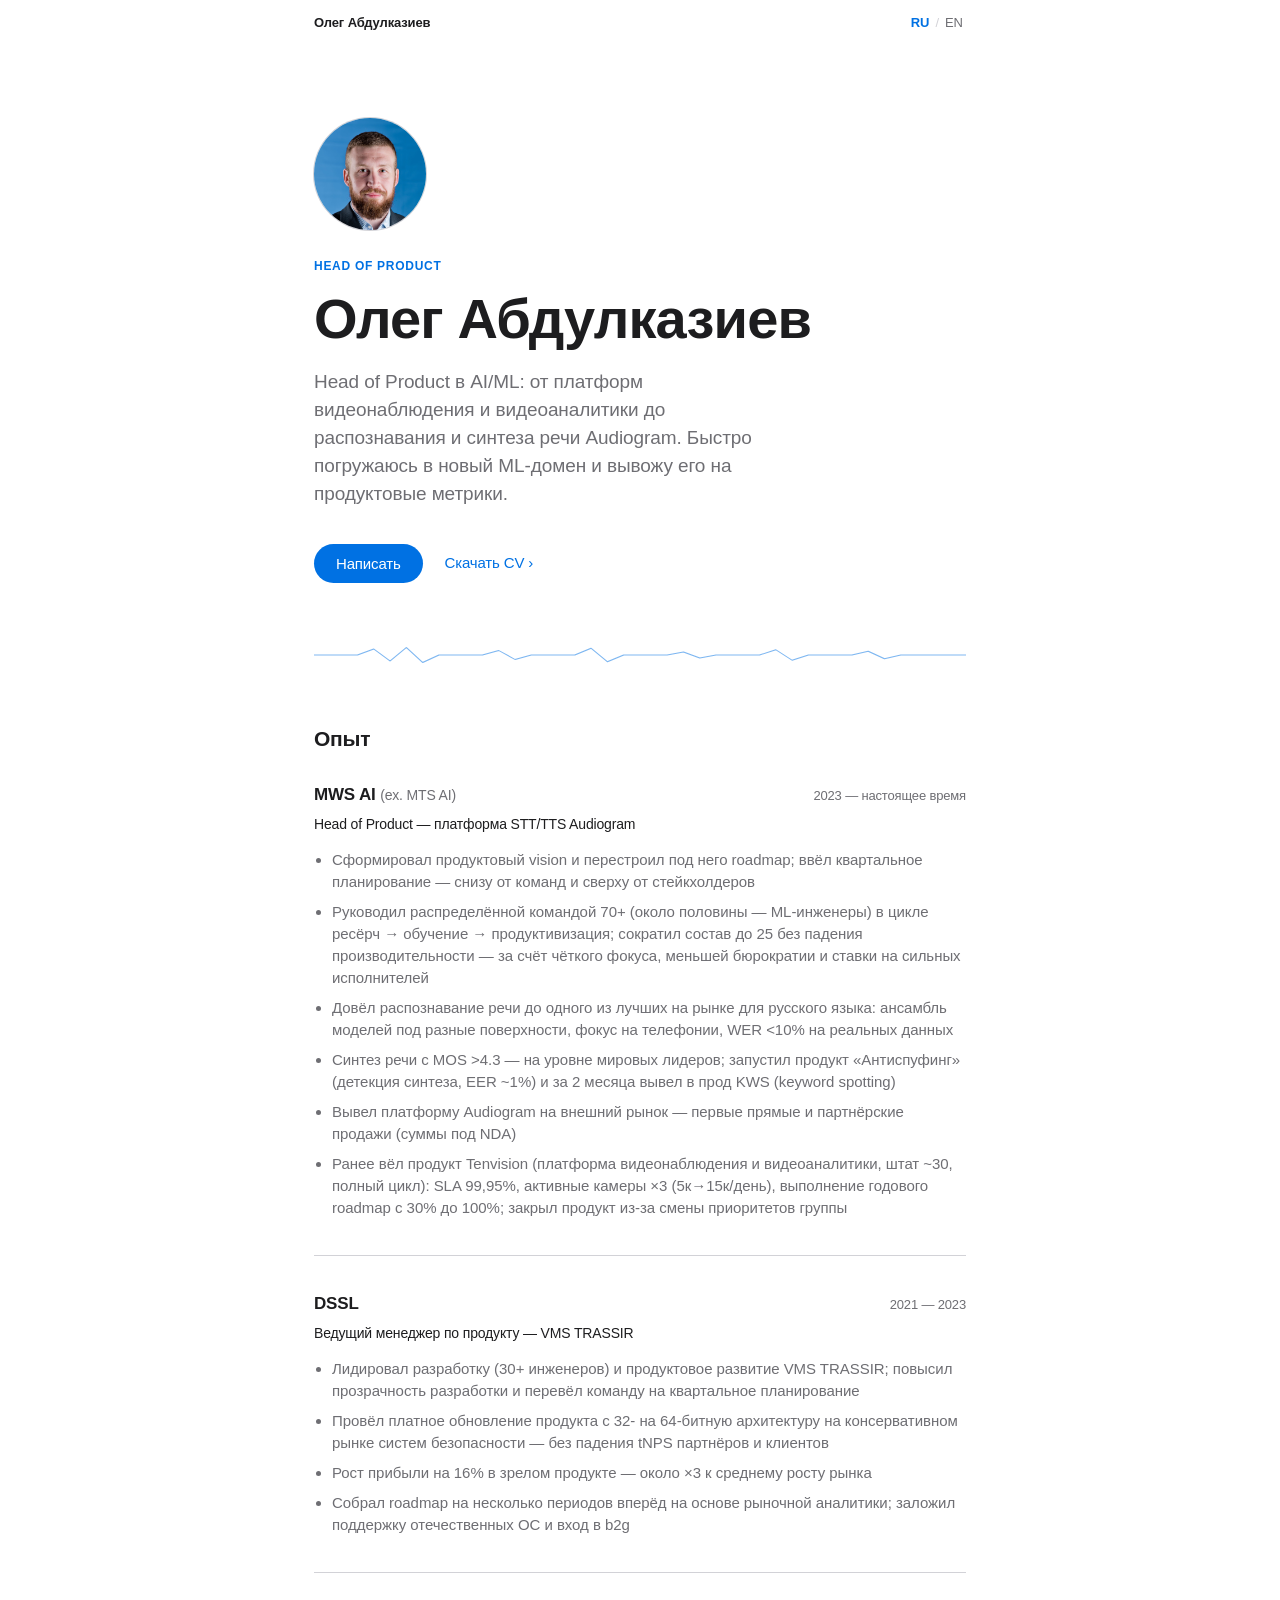
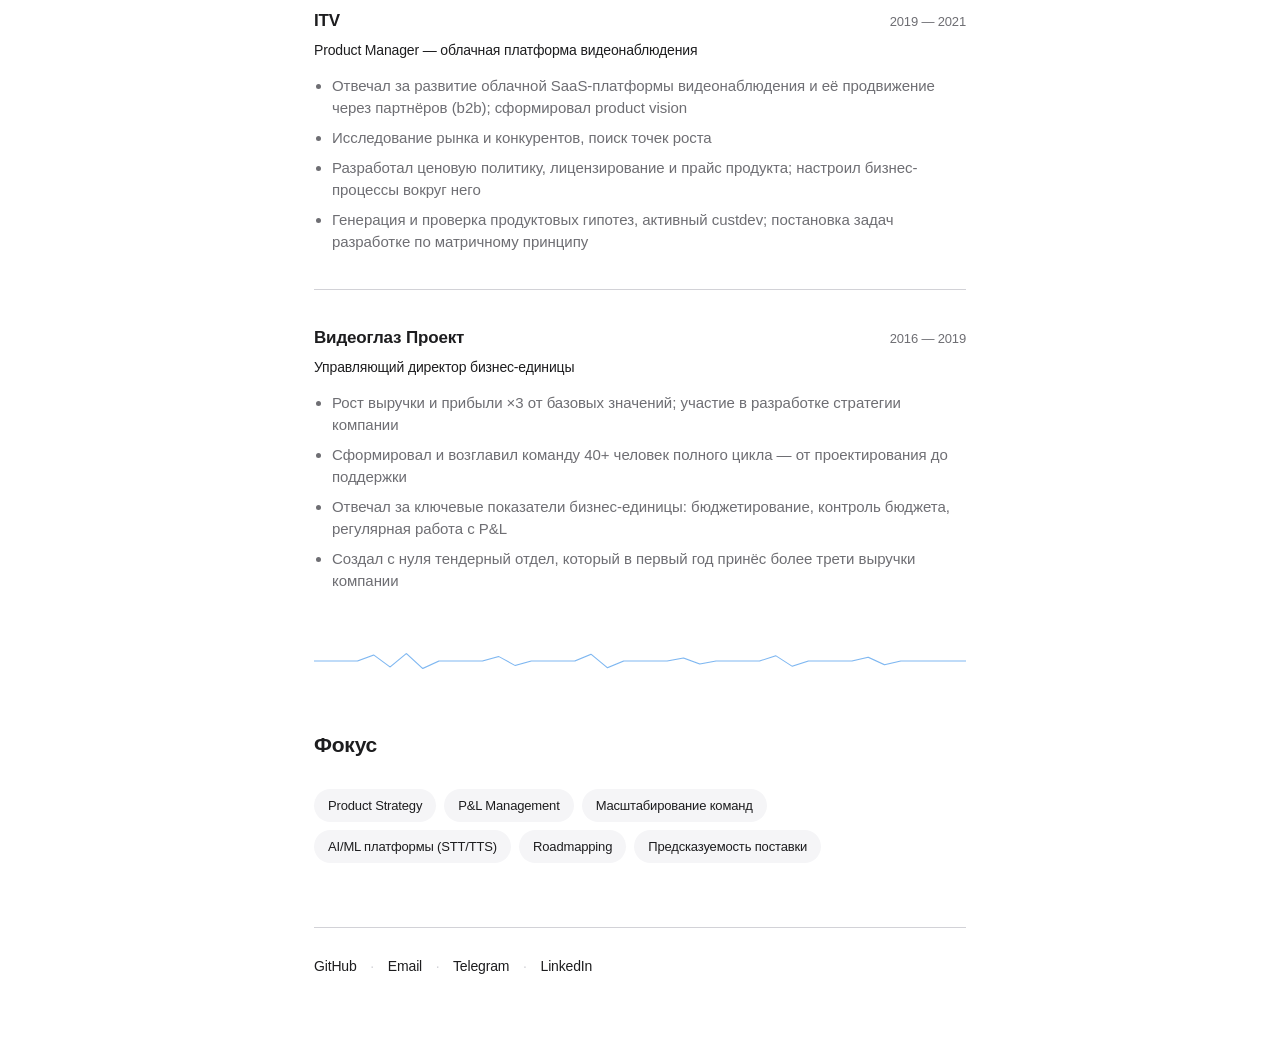
<file: index.html>
<!DOCTYPE html>
<html lang="ru">
<head>
<meta charset="UTF-8">
<meta name="viewport" content="width=device-width, initial-scale=1.0">
<meta name="color-scheme" content="light dark">
<meta name="theme-color" content="#ffffff" media="(prefers-color-scheme: light)">
<meta name="theme-color" content="#000000" media="(prefers-color-scheme: dark)">
<title>Oleg Abdulkaziev — Head of Product</title>
<link rel="stylesheet" href="style.css">
</head>
<body>

<div class="topbar" id="topbar">
  <div class="topbar-inner">
    <span class="topbar-name" data-ru="Олег Абдулказиев" data-en="Oleg Abdulkaziev">Олег Абдулказиев</span>
    <div class="lang-toggle">
      <button id="btn-ru" class="lang-btn active" type="button" onclick="setLang('ru')">RU</button>
      <span class="lang-sep">/</span>
      <button id="btn-en" class="lang-btn" type="button" onclick="setLang('en')">EN</button>
    </div>
  </div>
</div>

<main class="page">

  <header class="hero">
    <img class="portrait" src="photo.jpg" width="112" height="112" alt="Олег Абдулказиев" fetchpriority="high">
    <p class="eyebrow" data-ru="Head of Product" data-en="Head of Product">Head of Product</p>
    <h1 class="name" data-ru="Олег Абдулказиев" data-en="Oleg Abdulkaziev">Олег Абдулказиев</h1>
    <p class="tagline" data-ru="Head of Product в AI/ML: от платформ видеонаблюдения и видеоаналитики до распознавания и синтеза речи Audiogram. Быстро погружаюсь в новый ML-домен и вывожу его на продуктовые метрики." data-en="Head of Product in AI/ML: from video-surveillance and video-analytics platforms to Audiogram speech recognition and synthesis. I ramp up on a new ML domain fast and take it to product metrics.">
      Head of Product в AI/ML: от платформ видеонаблюдения и видеоаналитики до распознавания и синтеза речи Audiogram. Быстро погружаюсь в новый ML-домен и вывожу его на продуктовые метрики.
    </p>

    <div class="hero-actions">
      <a class="btn-primary" href="mailto:abdulkaziev@gmail.com" data-ru="Написать" data-en="Email me">Написать</a>
      <a id="cv-link" class="btn-secondary" href="Oleg_Abdulkaziev_CV.pdf" download data-ru="Скачать CV" data-en="Download CV" data-cv-ru="Oleg_Abdulkaziev_CV.pdf" data-cv-en="Oleg_Abdulkaziev_CV_EN.pdf">Скачать CV</a>
    </div>
  </header>

  <div class="wave-divider" aria-hidden="true">
    <svg viewBox="0 0 600 24" preserveAspectRatio="none">
      <polyline points="0,12 40,12 55,4 70,20 85,2 100,22 115,12 155,12 170,6 185,18 200,12 240,12 255,3 270,21 285,12 325,12 340,8 355,16 370,12 410,12 425,5 440,19 455,12 495,12 510,7 525,17 540,12 600,12" />
    </svg>
  </div>

  <section class="section">
    <h2 class="section-title" data-ru="Опыт" data-en="Experience">Опыт</h2>

    <article class="role">
      <div class="role-head">
        <h3>MWS AI <span class="role-sub">(ex. MTS AI)</span></h3>
        <span class="role-period">2023 — <span data-ru="настоящее время" data-en="present">настоящее время</span></span>
      </div>
      <p class="role-title" data-ru="Head of Product — платформа STT/TTS Audiogram" data-en="Head of Product — Audiogram STT/TTS platform">Head of Product — платформа STT/TTS Audiogram</p>
      <ul class="role-points">
        <li data-ru="Сформировал продуктовый vision и перестроил под него roadmap; ввёл квартальное планирование — снизу от команд и сверху от стейкхолдеров" data-en="Set the product vision and rebuilt the roadmap around it; introduced quarterly planning combining bottom-up team input with top-down stakeholder goals">Сформировал продуктовый vision и перестроил под него roadmap; ввёл квартальное планирование — снизу от команд и сверху от стейкхолдеров</li>
        <li data-ru="Руководил распределённой командой 70+ (около половины — ML-инженеры) в цикле ресёрч → обучение → продуктивизация; сократил состав до 25 без падения производительности — за счёт чёткого фокуса, меньшей бюрократии и ставки на сильных исполнителей" data-en="Led a distributed team of 70+ (about half ML engineers) across research → training → productization; cut it to 25 with no loss of output — through sharper focus, less bureaucracy and a bet on strong performers">Руководил распределённой командой 70+ (около половины — ML-инженеры) в цикле ресёрч → обучение → продуктивизация; сократил состав до 25 без падения производительности — за счёт чёткого фокуса, меньшей бюрократии и ставки на сильных исполнителей</li>
        <li data-ru="Довёл распознавание речи до одного из лучших на рынке для русского языка: ансамбль моделей под разные поверхности, фокус на телефонии, WER &lt;10% на реальных данных" data-en="Built one of the market's best Russian speech recognition: an ensemble of models per surface, telephony focus, WER &lt;10% on real-world audio">Довёл распознавание речи до одного из лучших на рынке для русского языка: ансамбль моделей под разные поверхности, фокус на телефонии, WER &lt;10% на реальных данных</li>
        <li data-ru="Синтез речи с MOS &gt;4.3 — на уровне мировых лидеров; запустил продукт «Антиспуфинг» (детекция синтеза, EER ~1%) и за 2 месяца вывел в прод KWS (keyword spotting)" data-en="Speech synthesis at MOS &gt;4.3, on par with global leaders; launched an anti-spoofing product (synthesis detection, EER ~1%) and shipped KWS (keyword spotting) to production in 2 months">Синтез речи с MOS &gt;4.3 — на уровне мировых лидеров; запустил продукт «Антиспуфинг» (детекция синтеза, EER ~1%) и за 2 месяца вывел в прод KWS (keyword spotting)</li>
        <li data-ru="Вывел платформу Audiogram на внешний рынок — первые прямые и партнёрские продажи (суммы под NDA)" data-en="Took Audiogram to the external market — first direct and partner sales (figures under NDA)">Вывел платформу Audiogram на внешний рынок — первые прямые и партнёрские продажи (суммы под NDA)</li>
        <li data-ru="Ранее вёл продукт Tenvision (платформа видеонаблюдения и видеоаналитики, штат ~30, полный цикл): SLA 99,95%, активные камеры ×3 (5к→15к/день), выполнение годового roadmap с 30% до 100%; закрыл продукт из-за смены приоритетов группы" data-en="Earlier ran Tenvision (a video-surveillance and video-analytics platform, ~30 staff, full cycle): 99.95% SLA, 3× active cameras (5k→15k/day), annual roadmap delivery from 30% to 100%; closed the product after a shift in group priorities">Ранее вёл продукт Tenvision (платформа видеонаблюдения и видеоаналитики, штат ~30, полный цикл): SLA 99,95%, активные камеры ×3 (5к→15к/день), выполнение годового roadmap с 30% до 100%; закрыл продукт из-за смены приоритетов группы</li>
      </ul>
    </article>

    <article class="role">
      <div class="role-head">
        <h3>DSSL</h3>
        <span class="role-period">2021 — 2023</span>
      </div>
      <p class="role-title" data-ru="Ведущий менеджер по продукту — VMS TRASSIR" data-en="Lead Product Manager — TRASSIR VMS">Ведущий менеджер по продукту — VMS TRASSIR</p>
      <ul class="role-points">
        <li data-ru="Лидировал разработку (30+ инженеров) и продуктовое развитие VMS TRASSIR; повысил прозрачность разработки и перевёл команду на квартальное планирование" data-en="Led development (30+ engineers) and product direction for TRASSIR VMS; raised engineering transparency and moved the team to quarterly planning">Лидировал разработку (30+ инженеров) и продуктовое развитие VMS TRASSIR; повысил прозрачность разработки и перевёл команду на квартальное планирование</li>
        <li data-ru="Провёл платное обновление продукта с 32- на 64-битную архитектуру на консервативном рынке систем безопасности — без падения tNPS партнёров и клиентов" data-en="Delivered a paid 32→64-bit product upgrade on a conservative security market — with no drop in partner or customer tNPS">Провёл платное обновление продукта с 32- на 64-битную архитектуру на консервативном рынке систем безопасности — без падения tNPS партнёров и клиентов</li>
        <li data-ru="Рост прибыли на 16% в зрелом продукте — около ×3 к среднему росту рынка" data-en="16% profit growth in a mature product — roughly 3× the market average">Рост прибыли на 16% в зрелом продукте — около ×3 к среднему росту рынка</li>
        <li data-ru="Собрал roadmap на несколько периодов вперёд на основе рыночной аналитики; заложил поддержку отечественных ОС и вход в b2g" data-en="Built a multi-period roadmap from market analytics; laid the groundwork for domestic-OS support and b2g entry">Собрал roadmap на несколько периодов вперёд на основе рыночной аналитики; заложил поддержку отечественных ОС и вход в b2g</li>
      </ul>
    </article>

    <article class="role">
      <div class="role-head">
        <h3>ITV</h3>
        <span class="role-period">2019 — 2021</span>
      </div>
      <p class="role-title" data-ru="Product Manager — облачная платформа видеонаблюдения" data-en="Product Manager — cloud video surveillance platform">Product Manager — облачная платформа видеонаблюдения</p>
      <ul class="role-points">
        <li data-ru="Отвечал за развитие облачной SaaS-платформы видеонаблюдения и её продвижение через партнёров (b2b); сформировал product vision" data-en="Owned a cloud SaaS video-surveillance platform and its partner-led (b2b) growth; defined the product vision">Отвечал за развитие облачной SaaS-платформы видеонаблюдения и её продвижение через партнёров (b2b); сформировал product vision</li>
        <li data-ru="Исследование рынка и конкурентов, поиск точек роста" data-en="Market and competitor research; identified growth opportunities">Исследование рынка и конкурентов, поиск точек роста</li>
        <li data-ru="Разработал ценовую политику, лицензирование и прайс продукта; настроил бизнес-процессы вокруг него" data-en="Designed the pricing policy, licensing and price list; set up the business processes around the product">Разработал ценовую политику, лицензирование и прайс продукта; настроил бизнес-процессы вокруг него</li>
        <li data-ru="Генерация и проверка продуктовых гипотез, активный custdev; постановка задач разработке по матричному принципу" data-en="Generated and tested product hypotheses with active custdev; ran a matrixed engineering backlog">Генерация и проверка продуктовых гипотез, активный custdev; постановка задач разработке по матричному принципу</li>
      </ul>
    </article>

    <article class="role">
      <div class="role-head">
        <h3 data-ru="Видеоглаз Проект" data-en="Videoglaz Proekt">Видеоглаз Проект</h3>
        <span class="role-period">2016 — 2019</span>
      </div>
      <p class="role-title" data-ru="Управляющий директор бизнес-единицы" data-en="Managing Director, Business Unit">Управляющий директор бизнес-единицы</p>
      <ul class="role-points">
        <li data-ru="Рост выручки и прибыли ×3 от базовых значений; участие в разработке стратегии компании" data-en="3× revenue and profit growth from baseline; contributed to company strategy">Рост выручки и прибыли ×3 от базовых значений; участие в разработке стратегии компании</li>
        <li data-ru="Сформировал и возглавил команду 40+ человек полного цикла — от проектирования до поддержки" data-en="Built and led a full-cycle team of 40+ — from design to support">Сформировал и возглавил команду 40+ человек полного цикла — от проектирования до поддержки</li>
        <li data-ru="Отвечал за ключевые показатели бизнес-единицы: бюджетирование, контроль бюджета, регулярная работа с P&amp;L" data-en="Owned the unit's key metrics: budgeting, budget control, regular P&amp;L work">Отвечал за ключевые показатели бизнес-единицы: бюджетирование, контроль бюджета, регулярная работа с P&amp;L</li>
        <li data-ru="Создал с нуля тендерный отдел, который в первый год принёс более трети выручки компании" data-en="Built a tender department from scratch that generated over a third of company revenue in its first year">Создал с нуля тендерный отдел, который в первый год принёс более трети выручки компании</li>
      </ul>
    </article>
  </section>

  <div class="wave-divider" aria-hidden="true">
    <svg viewBox="0 0 600 24" preserveAspectRatio="none">
      <polyline points="0,12 40,12 55,4 70,20 85,2 100,22 115,12 155,12 170,6 185,18 200,12 240,12 255,3 270,21 285,12 325,12 340,8 355,16 370,12 410,12 425,5 440,19 455,12 495,12 510,7 525,17 540,12 600,12" />
    </svg>
  </div>

  <section class="section">
    <h2 class="section-title" data-ru="Фокус" data-en="Focus">Фокус</h2>
    <ul class="skills">
      <li data-ru="Product Strategy" data-en="Product Strategy">Product Strategy</li>
      <li data-ru="P&amp;L Management" data-en="P&amp;L Management">P&amp;L Management</li>
      <li data-ru="Масштабирование команд" data-en="Team Scaling">Масштабирование команд</li>
      <li data-ru="AI/ML платформы (STT/TTS)" data-en="AI/ML Platforms (STT/TTS)">AI/ML платформы (STT/TTS)</li>
      <li data-ru="Roadmapping" data-en="Roadmapping">Roadmapping</li>
      <li data-ru="Предсказуемость поставки" data-en="Delivery Predictability">Предсказуемость поставки</li>
    </ul>
  </section>

  <footer class="footer">
    <a href="https://github.com/OlegAbdulkaziev" target="_blank" rel="noopener">GitHub</a>
    <span class="dot">·</span>
    <a href="mailto:abdulkaziev@gmail.com">Email</a>
    <span class="dot">·</span>
    <a href="https://t.me/abdulkazievoleg" target="_blank" rel="noopener">Telegram</a>
    <span class="dot">·</span>
    <a href="https://www.linkedin.com/in/abdulkaziev/" target="_blank" rel="noopener">LinkedIn</a>
  </footer>
</main>

<script src="script.js"></script>
</body>
</html>
</file>
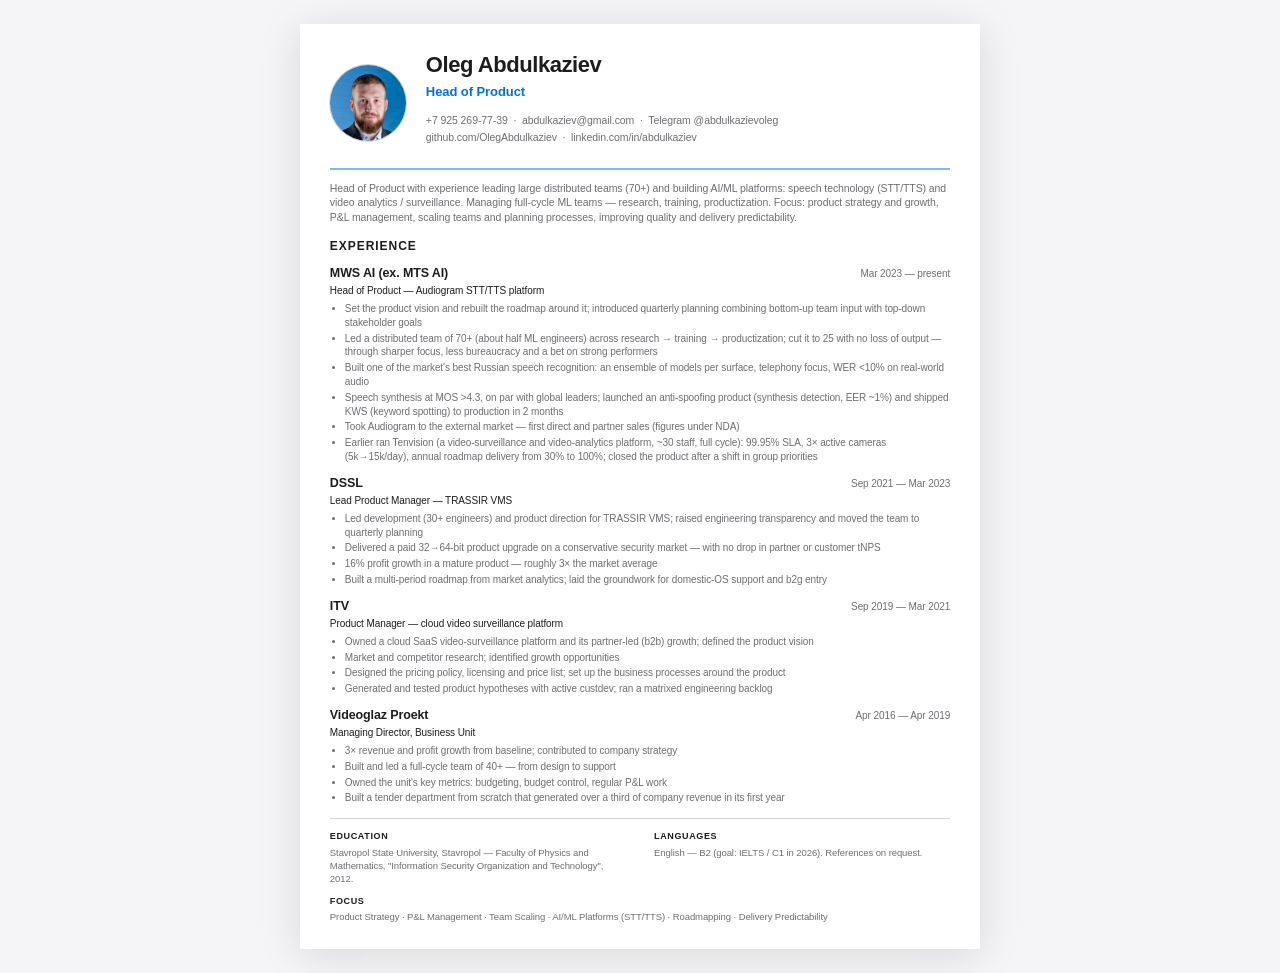
<file: cv-en.html>
<!DOCTYPE html>
<html lang="en">
<head>
<meta charset="UTF-8">
<meta name="viewport" content="width=device-width, initial-scale=1.0">
<title>Oleg Abdulkaziev — Head of Product · CV</title>
<style>
  :root {
    --ink: #1d1d1f;
    --soft: #6e6e73;
    --accent: #0071e3;
    --line: #d2d2d7;
    --fill: #f5f5f7;
  }

  * {
    box-sizing: border-box;
  }

  html, body {
    margin: 0;
    padding: 0;
  }

  body {
    background: #f5f5f7;
    color: var(--ink);
    font-family: -apple-system, BlinkMacSystemFont, "SF Pro Text", "Helvetica Neue",
      Helvetica, Arial, sans-serif;
    line-height: 1.38;
    letter-spacing: -0.005em;
    -webkit-font-smoothing: antialiased;
  }

  .sheet {
    max-width: 180mm;
    margin: 24px auto;
    padding: 26px 30px;
    background: #fff;
    box-shadow: 0 6px 40px rgba(0, 0, 0, 0.12);
  }

  /* ---------- Header ---------- */
  .head {
    display: flex;
    align-items: center;
    gap: 20px;
  }

  .head img {
    width: 76px;
    height: 76px;
    border-radius: 50%;
    object-fit: cover;
    box-shadow: 0 0 0 1px var(--line);
    flex-shrink: 0;
  }

  .head h1 {
    font-size: 22px;
    font-weight: 600;
    letter-spacing: -0.02em;
    margin: 0 0 3px;
  }

  .head .role {
    font-size: 13px;
    font-weight: 600;
    color: var(--accent);
    margin: 0 0 7px;
  }

  .head .contacts {
    font-size: 10.5px;
    color: var(--soft);
    line-height: 1.6;
  }

  .head .contacts span {
    white-space: nowrap;
  }

  .rule {
    height: 2px;
    background: var(--accent);
    opacity: 0.5;
    margin: 12px 0 11px;
  }

  .about {
    font-size: 10.5px;
    color: var(--soft);
    margin: 0 0 14px;
  }

  /* ---------- Sections ---------- */
  h2 {
    font-size: 12px;
    font-weight: 700;
    text-transform: uppercase;
    letter-spacing: 0.08em;
    color: var(--ink);
    margin: 0 0 10px;
  }

  .role-item {
    margin-bottom: 11px;
  }

  .role-item:last-child {
    margin-bottom: 0;
  }

  .role-item .line1 {
    display: flex;
    justify-content: space-between;
    align-items: baseline;
    gap: 12px;
  }

  .role-item .company {
    font-size: 12.5px;
    font-weight: 600;
    letter-spacing: -0.01em;
  }

  .role-item .period {
    font-size: 10px;
    color: var(--soft);
    white-space: nowrap;
  }

  .role-item .post {
    font-size: 10px;
    color: var(--ink);
    margin: 2px 0 4px;
  }

  .role-item ul {
    margin: 0;
    padding-left: 15px;
  }

  .role-item li {
    font-size: 10px;
    color: var(--soft);
    margin-bottom: 2px;
  }

  .role-item li:last-child {
    margin-bottom: 0;
  }

  /* ---------- Footer grid ---------- */
  .foot {
    margin-top: 13px;
    padding-top: 11px;
    border-top: 1px solid var(--line);
    display: grid;
    grid-template-columns: 1fr 1fr;
    gap: 10px 28px;
    font-size: 9.5px;
    color: var(--soft);
  }

  .foot b {
    display: block;
    font-size: 9px;
    text-transform: uppercase;
    letter-spacing: 0.07em;
    color: var(--ink);
    margin-bottom: 3px;
  }

  .foot .chips {
    grid-column: 1 / -1;
  }

  /* ---------- Print ---------- */
  @page {
    size: A4;
    margin: 13mm 14mm;
  }

  @media print {
    body {
      background: #fff;
    }
    .sheet {
      width: auto;
      min-height: 0;
      margin: 0;
      padding: 0;
      box-shadow: none;
    }
    * {
      -webkit-print-color-adjust: exact;
      print-color-adjust: exact;
    }
  }
</style>
</head>
<body>

<div class="sheet">

  <header class="head">
    <img src="photo.jpg" alt="Oleg Abdulkaziev">
    <div>
      <h1>Oleg Abdulkaziev</h1>
      <p class="role">Head of Product</p>
      <p class="contacts">
        <span>+7 925 269-77-39</span> &nbsp;·&nbsp;
        <span>abdulkaziev@gmail.com</span> &nbsp;·&nbsp;
        <span>Telegram @abdulkazievoleg</span><br>
        <span>github.com/OlegAbdulkaziev</span> &nbsp;·&nbsp;
        <span>linkedin.com/in/abdulkaziev</span>
      </p>
    </div>
  </header>

  <div class="rule"></div>

  <p class="about">
    Head of Product with experience leading large distributed teams (70+) and building AI/ML
    platforms: speech technology (STT/TTS) and video analytics / surveillance. Managing
    full-cycle ML teams — research, training, productization. Focus: product strategy and
    growth, P&amp;L management, scaling teams and planning processes, improving quality and
    delivery predictability.
  </p>

  <section>
    <h2>Experience</h2>

    <div class="role-item">
      <div class="line1">
        <span class="company">MWS AI (ex. MTS AI)</span>
        <span class="period">Mar 2023 — present</span>
      </div>
      <p class="post">Head of Product — Audiogram STT/TTS platform</p>
      <ul>
        <li>Set the product vision and rebuilt the roadmap around it; introduced quarterly planning combining bottom-up team input with top-down stakeholder goals</li>
        <li>Led a distributed team of 70+ (about half ML engineers) across research → training → productization; cut it to 25 with no loss of output — through sharper focus, less bureaucracy and a bet on strong performers</li>
        <li>Built one of the market's best Russian speech recognition: an ensemble of models per surface, telephony focus, WER &lt;10% on real-world audio</li>
        <li>Speech synthesis at MOS &gt;4.3, on par with global leaders; launched an anti-spoofing product (synthesis detection, EER ~1%) and shipped KWS (keyword spotting) to production in 2 months</li>
        <li>Took Audiogram to the external market — first direct and partner sales (figures under NDA)</li>
        <li>Earlier ran Tenvision (a video-surveillance and video-analytics platform, ~30 staff, full cycle): 99.95% SLA, 3× active cameras (5k→15k/day), annual roadmap delivery from 30% to 100%; closed the product after a shift in group priorities</li>
      </ul>
    </div>

    <div class="role-item">
      <div class="line1">
        <span class="company">DSSL</span>
        <span class="period">Sep 2021 — Mar 2023</span>
      </div>
      <p class="post">Lead Product Manager — TRASSIR VMS</p>
      <ul>
        <li>Led development (30+ engineers) and product direction for TRASSIR VMS; raised engineering transparency and moved the team to quarterly planning</li>
        <li>Delivered a paid 32→64-bit product upgrade on a conservative security market — with no drop in partner or customer tNPS</li>
        <li>16% profit growth in a mature product — roughly 3× the market average</li>
        <li>Built a multi-period roadmap from market analytics; laid the groundwork for domestic-OS support and b2g entry</li>
      </ul>
    </div>

    <div class="role-item">
      <div class="line1">
        <span class="company">ITV</span>
        <span class="period">Sep 2019 — Mar 2021</span>
      </div>
      <p class="post">Product Manager — cloud video surveillance platform</p>
      <ul>
        <li>Owned a cloud SaaS video-surveillance platform and its partner-led (b2b) growth; defined the product vision</li>
        <li>Market and competitor research; identified growth opportunities</li>
        <li>Designed the pricing policy, licensing and price list; set up the business processes around the product</li>
        <li>Generated and tested product hypotheses with active custdev; ran a matrixed engineering backlog</li>
      </ul>
    </div>

    <div class="role-item">
      <div class="line1">
        <span class="company">Videoglaz Proekt</span>
        <span class="period">Apr 2016 — Apr 2019</span>
      </div>
      <p class="post">Managing Director, Business Unit</p>
      <ul>
        <li>3× revenue and profit growth from baseline; contributed to company strategy</li>
        <li>Built and led a full-cycle team of 40+ — from design to support</li>
        <li>Owned the unit's key metrics: budgeting, budget control, regular P&amp;L work</li>
        <li>Built a tender department from scratch that generated over a third of company revenue in its first year</li>
      </ul>
    </div>
  </section>

  <div class="foot">
    <div>
      <b>Education</b>
      Stavropol State University, Stavropol — Faculty of Physics and Mathematics,
      "Information Security Organization and Technology", 2012.
    </div>
    <div>
      <b>Languages</b>
      English — B2 (goal: IELTS / C1 in 2026). References on request.
    </div>
    <div class="chips">
      <b>Focus</b>
      Product Strategy · P&amp;L Management · Team Scaling · AI/ML Platforms (STT/TTS) ·
      Roadmapping · Delivery Predictability
    </div>
  </div>

</div>

</body>
</html>
</file>
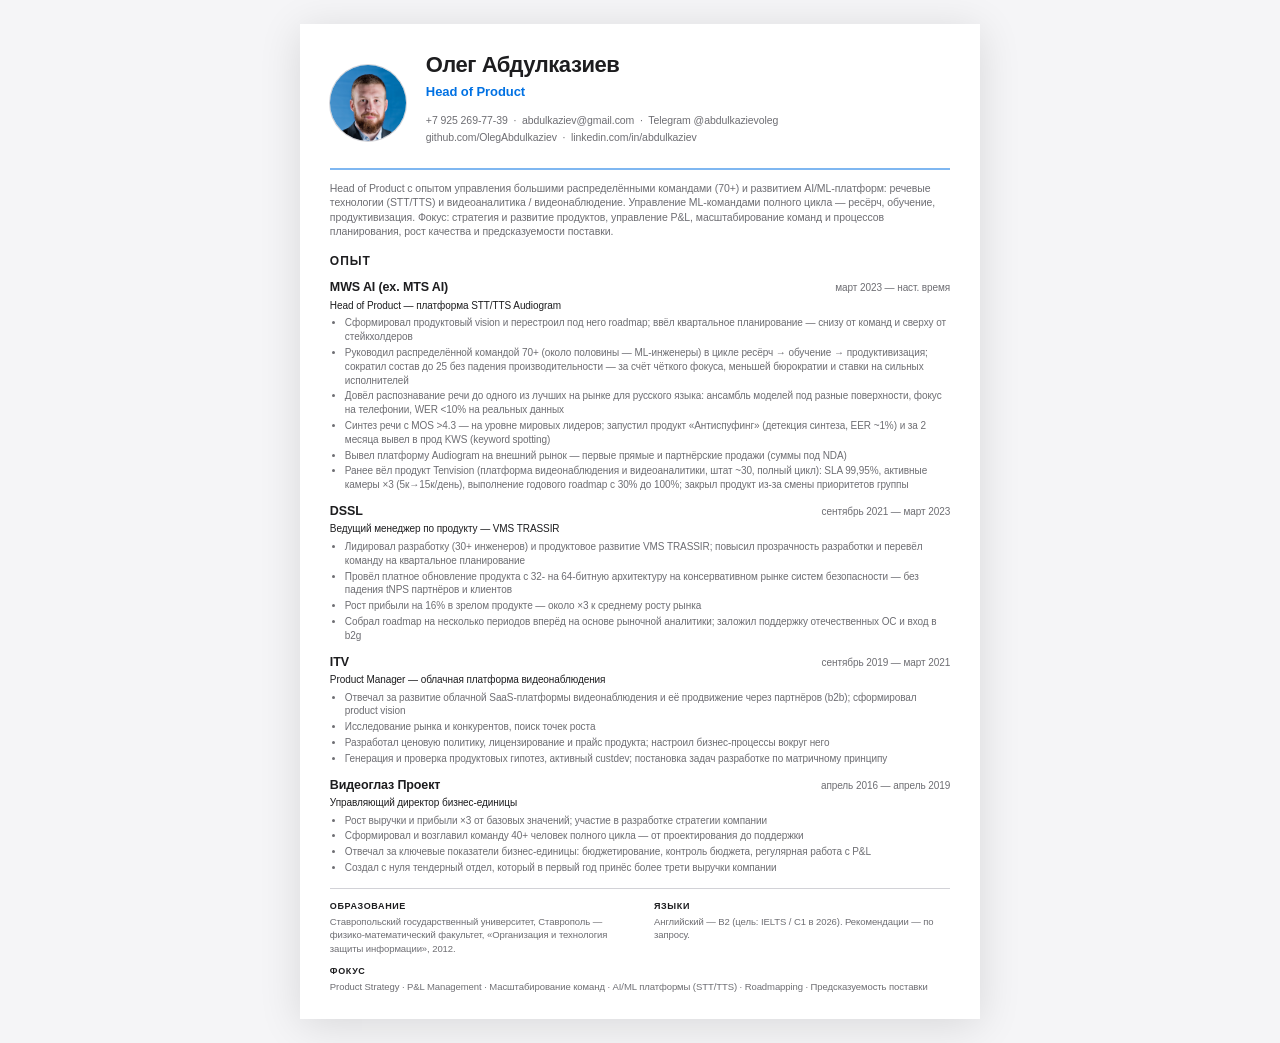
<file: cv.html>
<!DOCTYPE html>
<html lang="ru">
<head>
<meta charset="UTF-8">
<meta name="viewport" content="width=device-width, initial-scale=1.0">
<title>Олег Абдулказиев — Head of Product · CV</title>
<style>
  :root {
    --ink: #1d1d1f;
    --soft: #6e6e73;
    --accent: #0071e3;
    --line: #d2d2d7;
    --fill: #f5f5f7;
  }

  * {
    box-sizing: border-box;
  }

  html, body {
    margin: 0;
    padding: 0;
  }

  body {
    background: #f5f5f7;
    color: var(--ink);
    font-family: -apple-system, BlinkMacSystemFont, "SF Pro Text", "Helvetica Neue",
      Helvetica, Arial, sans-serif;
    line-height: 1.38;
    letter-spacing: -0.005em;
    -webkit-font-smoothing: antialiased;
  }

  .sheet {
    max-width: 180mm;
    margin: 24px auto;
    padding: 26px 30px;
    background: #fff;
    box-shadow: 0 6px 40px rgba(0, 0, 0, 0.12);
  }

  /* ---------- Header ---------- */
  .head {
    display: flex;
    align-items: center;
    gap: 20px;
  }

  .head img {
    width: 76px;
    height: 76px;
    border-radius: 50%;
    object-fit: cover;
    box-shadow: 0 0 0 1px var(--line);
    flex-shrink: 0;
  }

  .head h1 {
    font-size: 22px;
    font-weight: 600;
    letter-spacing: -0.02em;
    margin: 0 0 3px;
  }

  .head .role {
    font-size: 13px;
    font-weight: 600;
    color: var(--accent);
    margin: 0 0 7px;
  }

  .head .contacts {
    font-size: 10.5px;
    color: var(--soft);
    line-height: 1.6;
  }

  .head .contacts span {
    white-space: nowrap;
  }

  .rule {
    height: 2px;
    background: var(--accent);
    opacity: 0.5;
    margin: 12px 0 11px;
  }

  .about {
    font-size: 10.5px;
    color: var(--soft);
    margin: 0 0 14px;
  }

  /* ---------- Sections ---------- */
  h2 {
    font-size: 12px;
    font-weight: 700;
    text-transform: uppercase;
    letter-spacing: 0.08em;
    color: var(--ink);
    margin: 0 0 10px;
  }

  .role-item {
    margin-bottom: 11px;
  }

  .role-item:last-child {
    margin-bottom: 0;
  }

  .role-item .line1 {
    display: flex;
    justify-content: space-between;
    align-items: baseline;
    gap: 12px;
  }

  .role-item .company {
    font-size: 12.5px;
    font-weight: 600;
    letter-spacing: -0.01em;
  }

  .role-item .period {
    font-size: 10px;
    color: var(--soft);
    white-space: nowrap;
  }

  .role-item .post {
    font-size: 10px;
    color: var(--ink);
    margin: 2px 0 4px;
  }

  .role-item ul {
    margin: 0;
    padding-left: 15px;
  }

  .role-item li {
    font-size: 10px;
    color: var(--soft);
    margin-bottom: 2px;
  }

  .role-item li:last-child {
    margin-bottom: 0;
  }

  /* ---------- Footer grid ---------- */
  .foot {
    margin-top: 13px;
    padding-top: 11px;
    border-top: 1px solid var(--line);
    display: grid;
    grid-template-columns: 1fr 1fr;
    gap: 10px 28px;
    font-size: 9.5px;
    color: var(--soft);
  }

  .foot b {
    display: block;
    font-size: 9px;
    text-transform: uppercase;
    letter-spacing: 0.07em;
    color: var(--ink);
    margin-bottom: 3px;
  }

  .foot .chips {
    grid-column: 1 / -1;
  }

  /* ---------- Print ---------- */
  @page {
    size: A4;
    margin: 13mm 14mm;
  }

  @media print {
    body {
      background: #fff;
    }
    .sheet {
      width: auto;
      min-height: 0;
      margin: 0;
      padding: 0;
      box-shadow: none;
    }
    * {
      -webkit-print-color-adjust: exact;
      print-color-adjust: exact;
    }
  }
</style>
</head>
<body>

<div class="sheet">

  <header class="head">
    <img src="photo.jpg" alt="Олег Абдулказиев">
    <div>
      <h1>Олег Абдулказиев</h1>
      <p class="role">Head of Product</p>
      <p class="contacts">
        <span>+7 925 269-77-39</span> &nbsp;·&nbsp;
        <span>abdulkaziev@gmail.com</span> &nbsp;·&nbsp;
        <span>Telegram @abdulkazievoleg</span><br>
        <span>github.com/OlegAbdulkaziev</span> &nbsp;·&nbsp;
        <span>linkedin.com/in/abdulkaziev</span>
      </p>
    </div>
  </header>

  <div class="rule"></div>

  <p class="about">
    Head of Product с опытом управления большими распределёнными командами (70+) и развитием
    AI/ML-платформ: речевые технологии (STT/TTS) и видеоаналитика / видеонаблюдение. Управление
    ML-командами полного цикла — ресёрч, обучение, продуктивизация. Фокус: стратегия и развитие
    продуктов, управление P&amp;L, масштабирование команд и процессов планирования, рост качества
    и предсказуемости поставки.
  </p>

  <section>
    <h2>Опыт</h2>

    <div class="role-item">
      <div class="line1">
        <span class="company">MWS AI (ex. MTS AI)</span>
        <span class="period">март 2023 — наст. время</span>
      </div>
      <p class="post">Head of Product — платформа STT/TTS Audiogram</p>
      <ul>
        <li>Сформировал продуктовый vision и перестроил под него roadmap; ввёл квартальное планирование — снизу от команд и сверху от стейкхолдеров</li>
        <li>Руководил распределённой командой 70+ (около половины — ML-инженеры) в цикле ресёрч → обучение → продуктивизация; сократил состав до 25 без падения производительности — за счёт чёткого фокуса, меньшей бюрократии и ставки на сильных исполнителей</li>
        <li>Довёл распознавание речи до одного из лучших на рынке для русского языка: ансамбль моделей под разные поверхности, фокус на телефонии, WER &lt;10% на реальных данных</li>
        <li>Синтез речи с MOS &gt;4.3 — на уровне мировых лидеров; запустил продукт «Антиспуфинг» (детекция синтеза, EER ~1%) и за 2 месяца вывел в прод KWS (keyword spotting)</li>
        <li>Вывел платформу Audiogram на внешний рынок — первые прямые и партнёрские продажи (суммы под NDA)</li>
        <li>Ранее вёл продукт Tenvision (платформа видеонаблюдения и видеоаналитики, штат ~30, полный цикл): SLA 99,95%, активные камеры ×3 (5к→15к/день), выполнение годового roadmap с 30% до 100%; закрыл продукт из-за смены приоритетов группы</li>
      </ul>
    </div>

    <div class="role-item">
      <div class="line1">
        <span class="company">DSSL</span>
        <span class="period">сентябрь 2021 — март 2023</span>
      </div>
      <p class="post">Ведущий менеджер по продукту — VMS TRASSIR</p>
      <ul>
        <li>Лидировал разработку (30+ инженеров) и продуктовое развитие VMS TRASSIR; повысил прозрачность разработки и перевёл команду на квартальное планирование</li>
        <li>Провёл платное обновление продукта с 32- на 64-битную архитектуру на консервативном рынке систем безопасности — без падения tNPS партнёров и клиентов</li>
        <li>Рост прибыли на 16% в зрелом продукте — около ×3 к среднему росту рынка</li>
        <li>Собрал roadmap на несколько периодов вперёд на основе рыночной аналитики; заложил поддержку отечественных ОС и вход в b2g</li>
      </ul>
    </div>

    <div class="role-item">
      <div class="line1">
        <span class="company">ITV</span>
        <span class="period">сентябрь 2019 — март 2021</span>
      </div>
      <p class="post">Product Manager — облачная платформа видеонаблюдения</p>
      <ul>
        <li>Отвечал за развитие облачной SaaS-платформы видеонаблюдения и её продвижение через партнёров (b2b); сформировал product vision</li>
        <li>Исследование рынка и конкурентов, поиск точек роста</li>
        <li>Разработал ценовую политику, лицензирование и прайс продукта; настроил бизнес-процессы вокруг него</li>
        <li>Генерация и проверка продуктовых гипотез, активный custdev; постановка задач разработке по матричному принципу</li>
      </ul>
    </div>

    <div class="role-item">
      <div class="line1">
        <span class="company">Видеоглаз Проект</span>
        <span class="period">апрель 2016 — апрель 2019</span>
      </div>
      <p class="post">Управляющий директор бизнес-единицы</p>
      <ul>
        <li>Рост выручки и прибыли ×3 от базовых значений; участие в разработке стратегии компании</li>
        <li>Сформировал и возглавил команду 40+ человек полного цикла — от проектирования до поддержки</li>
        <li>Отвечал за ключевые показатели бизнес-единицы: бюджетирование, контроль бюджета, регулярная работа с P&amp;L</li>
        <li>Создал с нуля тендерный отдел, который в первый год принёс более трети выручки компании</li>
      </ul>
    </div>
  </section>

  <div class="foot">
    <div>
      <b>Образование</b>
      Ставропольский государственный университет, Ставрополь — физико-математический факультет,
      «Организация и технология защиты информации», 2012.
    </div>
    <div>
      <b>Языки</b>
      Английский — B2 (цель: IELTS / C1 в 2026). Рекомендации — по запросу.
    </div>
    <div class="chips">
      <b>Фокус</b>
      Product Strategy · P&amp;L Management · Масштабирование команд · AI/ML платформы (STT/TTS) ·
      Roadmapping · Предсказуемость поставки
    </div>
  </div>

</div>

</body>
</html>
</file>
<file: style.css>
:root {
  --bg: #ffffff;
  --bg-bar: rgba(255, 255, 255, 0.72);
  --fill: #f5f5f7;
  --ink: #1d1d1f;
  --ink-soft: #6e6e73;
  --accent: #0071e3;
  --line: #d2d2d7;
  --max-width: 700px;
}

@media (prefers-color-scheme: dark) {
  :root {
    --bg: #000000;
    --bg-bar: rgba(22, 22, 23, 0.72);
    --fill: #1c1c1e;
    --ink: #f5f5f7;
    --ink-soft: #a1a1a6;
    --accent: #2997ff;
    --line: #3a3a3c;
  }
}

* {
  box-sizing: border-box;
}

html {
  -webkit-text-size-adjust: 100%;
}

body {
  margin: 0;
  background: var(--bg);
  color: var(--ink);
  font-family: -apple-system, BlinkMacSystemFont, "SF Pro Text", "SF Pro Display",
    "Helvetica Neue", Helvetica, Arial, sans-serif;
  line-height: 1.47;
  letter-spacing: -0.01em;
  -webkit-font-smoothing: antialiased;
  transition: background 0.3s ease, color 0.3s ease;
}

img {
  max-width: 100%;
}

.page {
  max-width: var(--max-width);
  margin: 0 auto;
  padding: 72px 24px 80px;
}

/* Top bar — translucent, blurred, Apple-style */
.topbar {
  position: sticky;
  top: 0;
  z-index: 100;
  background: var(--bg-bar);
  backdrop-filter: saturate(180%) blur(20px);
  -webkit-backdrop-filter: saturate(180%) blur(20px);
  border-bottom: 1px solid transparent;
  transition: border-color 0.3s ease;
}

.topbar.scrolled {
  border-bottom-color: var(--line);
}

.topbar-inner {
  max-width: var(--max-width);
  margin: 0 auto;
  padding: 11px 24px;
  display: flex;
  justify-content: space-between;
  align-items: center;
}

.topbar-name {
  font-size: 13px;
  font-weight: 600;
  letter-spacing: -0.01em;
  color: var(--ink);
}

/* Language toggle */
.lang-toggle {
  display: flex;
  align-items: center;
  font-size: 13px;
}

.lang-btn {
  background: none;
  border: none;
  font-family: inherit;
  font-size: 13px;
  color: var(--ink-soft);
  cursor: pointer;
  padding: 4px 3px;
  transition: color 0.15s ease;
}

.lang-btn.active {
  color: var(--accent);
  font-weight: 600;
}

.lang-sep {
  color: var(--line);
  margin: 0 3px;
}

/* Hero */
.hero {
  margin-bottom: 8px;
}

.portrait {
  display: block;
  width: 112px;
  height: 112px;
  border-radius: 50%;
  object-fit: cover;
  margin: 0 0 28px;
  box-shadow: 0 0 0 1px var(--line);
}

.eyebrow {
  font-size: 12px;
  text-transform: uppercase;
  letter-spacing: 0.06em;
  color: var(--accent);
  font-weight: 600;
  margin: 0 0 14px;
}

.name {
  font-size: clamp(40px, 7vw, 56px);
  font-weight: 600;
  line-height: 1.05;
  letter-spacing: -0.015em;
  margin: 0 0 20px;
}

.tagline {
  font-size: clamp(17px, 2.2vw, 19px);
  color: var(--ink-soft);
  max-width: 42ch;
  letter-spacing: -0.005em;
  margin: 0 0 32px;
}

.hero-actions {
  display: flex;
  gap: 20px;
  align-items: center;
  flex-wrap: wrap;
}

.btn-primary {
  display: inline-block;
  font-size: 15px;
  font-weight: 400;
  line-height: 1;
  text-decoration: none;
  padding: 12px 22px;
  border-radius: 980px;
  background: var(--accent);
  color: #fff;
  transition: filter 0.15s ease;
}

.btn-primary:hover {
  filter: brightness(1.08);
}

.btn-secondary {
  display: inline-block;
  font-size: 15px;
  font-weight: 400;
  text-decoration: none;
  color: var(--accent);
  padding: 12px 2px;
}

.btn-secondary::after {
  content: " \203A";
}

.btn-secondary:hover {
  text-decoration: underline;
}

/* Wave divider — signature nod to the audio/STT-TTS work */
.wave-divider {
  margin: 60px 0;
  color: var(--accent);
  opacity: 0.5;
}

@media (prefers-color-scheme: dark) {
  .wave-divider {
    opacity: 0.55;
  }
}

.wave-divider svg {
  display: block;
  width: 100%;
  height: 18px;
}

.wave-divider polyline {
  fill: none;
  stroke: currentColor;
  stroke-width: 1.25;
  stroke-linecap: round;
  stroke-linejoin: round;
}

/* Sections */
.section {
  margin-bottom: 0;
}

.section-title {
  font-size: 21px;
  font-weight: 600;
  letter-spacing: -0.01em;
  color: var(--ink);
  margin: 0 0 28px;
}

/* Roles */
.role {
  padding-bottom: 36px;
  margin-bottom: 36px;
  border-bottom: 1px solid var(--line);
}

.role:last-child {
  border-bottom: none;
  margin-bottom: 0;
  padding-bottom: 0;
}

.role-head {
  display: flex;
  justify-content: space-between;
  align-items: baseline;
  gap: 12px;
  flex-wrap: wrap;
}

.role-head h3 {
  font-size: 17px;
  margin: 0;
  font-weight: 600;
  letter-spacing: -0.01em;
}

.role-sub {
  font-weight: 400;
  color: var(--ink-soft);
  font-size: 14px;
}

.role-period {
  font-size: 13px;
  color: var(--ink-soft);
  white-space: nowrap;
}

.role-title {
  font-size: 14px;
  color: var(--ink);
  margin: 6px 0 14px;
  font-weight: 400;
}

.role-points {
  margin: 0;
  padding-left: 18px;
}

.role-points li {
  font-size: 15px;
  color: var(--ink-soft);
  letter-spacing: -0.003em;
  margin-bottom: 8px;
}

.role-points li:last-child {
  margin-bottom: 0;
}

/* Skills */
.skills {
  list-style: none;
  margin: 0;
  padding: 0;
  display: flex;
  flex-wrap: wrap;
  gap: 8px;
}

.skills li {
  font-size: 13px;
  background: var(--fill);
  color: var(--ink);
  padding: 7px 14px;
  border-radius: 980px;
}

/* Footer */
.footer {
  font-size: 14px;
  color: var(--ink-soft);
  margin-top: 64px;
  padding-top: 28px;
  border-top: 1px solid var(--line);
}

.footer a {
  color: var(--ink);
  text-decoration: none;
}

.footer a:hover {
  color: var(--accent);
}

.footer .dot {
  margin: 0 10px;
  color: var(--line);
}

/* Scroll reveal (applied only when motion is allowed — see script.js) */
.reveal {
  opacity: 0;
  transform: translateY(16px);
  transition: opacity 0.7s cubic-bezier(0.16, 1, 0.3, 1),
    transform 0.7s cubic-bezier(0.16, 1, 0.3, 1);
}

.reveal.in-view {
  opacity: 1;
  transform: none;
}

/* Mobile */
@media (max-width: 560px) {
  .page {
    padding: 56px 20px 64px;
  }
  .topbar-inner {
    padding: 10px 20px;
  }
  .portrait {
    width: 92px;
    height: 92px;
  }
  .role-head {
    flex-direction: column;
    gap: 3px;
  }
}

/* Reduced motion */
@media (prefers-reduced-motion: reduce) {
  * {
    transition: none !important;
    animation: none !important;
  }
  .reveal {
    opacity: 1;
    transform: none;
  }
}
</file>
